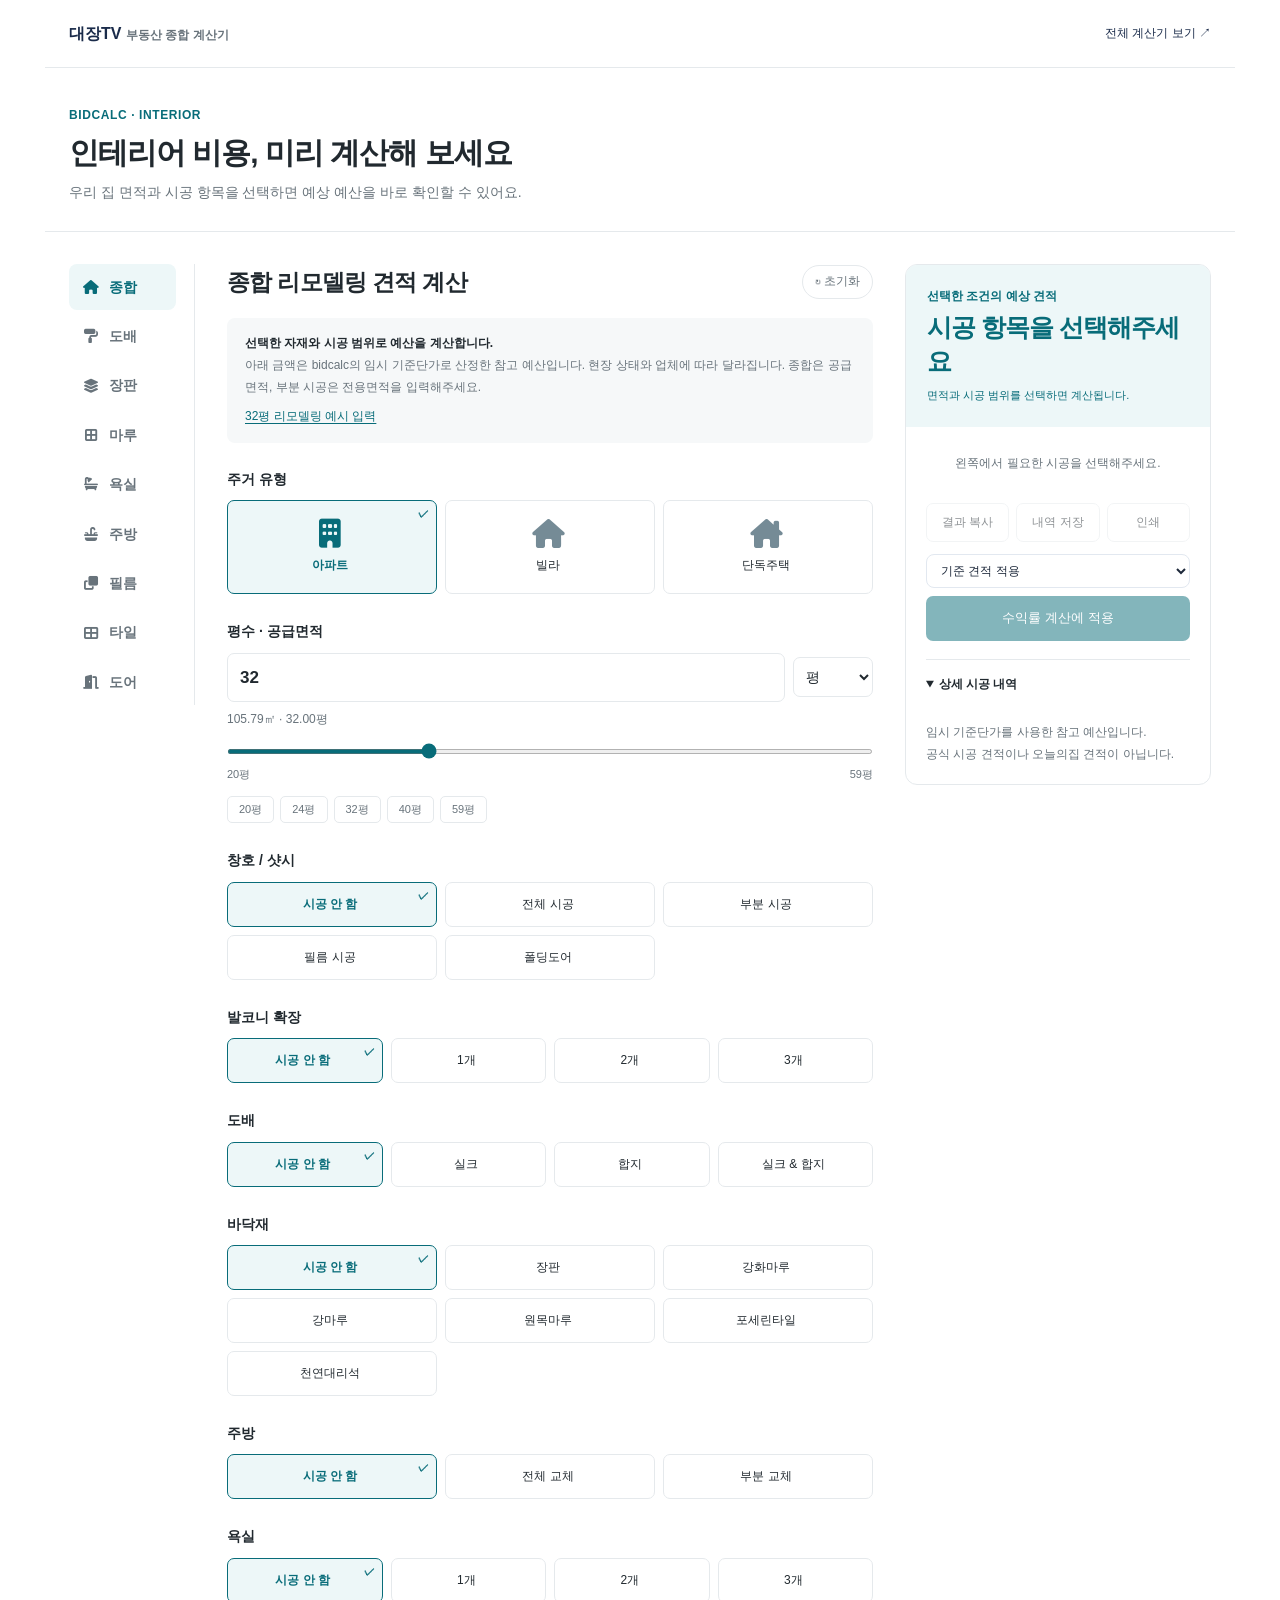
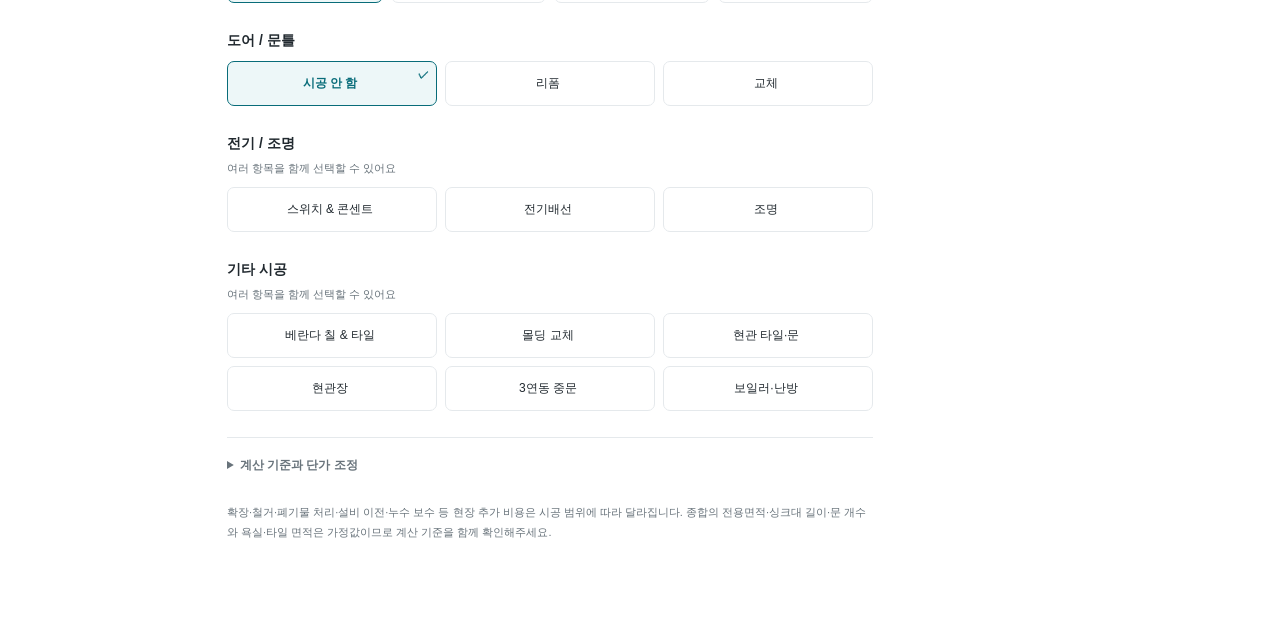
<file: interior.html>
<!DOCTYPE html>
<html lang="ko">
<head>
<meta charset="utf-8"><meta name="viewport" content="width=device-width,initial-scale=1">
<title>인테리어 견적 계산기 | bidcalc 대장TV</title>
<meta name="description" content="종합 리모델링, 도배, 장판, 마루, 욕실, 주방, 필름, 타일, 도어 시공 예산을 계산하세요.">
<link rel="stylesheet" href="https://cdn.jsdelivr.net/npm/@fortawesome/fontawesome-free@6.4.0/css/all.min.css">
<link rel="stylesheet" href="css/style.css"><link rel="stylesheet" href="css/interior.css">
</head>
<body class="ic-standalone">
<header class="ic-standalone-header"><a href="index.html">대장TV <span>부동산 종합 계산기</span></a><a href="index.html" style="font-size:12px;font-weight:500">전체 계산기 보기 ↗</a></header>
<main id="tab-interior" class="active"><div id="interior-calculator" class="ic"></div></main>
<script src="js/interior-engine.js"></script><script src="js/interior-ui.js"></script>
</body></html>
</file>
<file: css/style.css>
/* =====================================================
   대장옥션 종합 계산기 — 통합 스타일
   ===================================================== */
*,*::before,*::after{box-sizing:border-box;margin:0;padding:0}
:root{
  --navy:#1a2b4a;--navy2:#243650;--blue:#2563eb;--blue-l:#3b82f6;
  --teal:#0891b2;--green:#16a34a;--green-l:#22c55e;
  --orange:#ea580c;--red:#dc2626;--gold:#d97706;
  --g1:#f8fafc;--g2:#f1f5f9;--g3:#e2e8f0;--g4:#cbd5e1;
  --g5:#94a3b8;--g6:#64748b;--g7:#475569;--text:#1e293b;
  --r:12px;--sh:0 2px 12px rgba(26,43,74,.08);
  --tr:.2s ease;
}
html{scroll-behavior:smooth}
body{font-family:'Noto Sans KR',sans-serif;background:#eef2f7;color:var(--text);font-size:15px;line-height:1.6}

/* ── 헤더 ── */
.site-header{background:linear-gradient(135deg,var(--navy) 0%,#1e3a5f 55%,#0891b2 100%);color:#fff;padding:1.6rem 1.5rem 1.4rem;text-align:center}
.header-inner{position:relative;z-index:1}
.brand{display:flex;align-items:center;justify-content:center;gap:.75rem;margin-bottom:.4rem}
.brand-badge{background:rgba(255,255,255,.18);border:1px solid rgba(255,255,255,.3);color:#fff;font-size:.7rem;font-weight:700;letter-spacing:.06em;padding:.2rem .65rem;border-radius:20px;text-decoration:none}
.brand-badge-tv{background:linear-gradient(135deg,#ff0000,#cc0000);border-color:#ff4444;color:#fff;display:inline-flex;align-items:center;gap:.35rem;font-size:.78rem;padding:.25rem .8rem;letter-spacing:.02em;transition:opacity .2s}
.brand-badge-tv:hover{opacity:.85}
.brand-badge-tv i{font-size:.85rem}
.brand-title{font-size:1.55rem;font-weight:800;color:#fff;letter-spacing:-.02em}
.header-desc{color:rgba(255,255,255,.75);font-size:.87rem}

/* ── 탭 네비 ── */
.tab-nav{background:#fff;border-bottom:1px solid var(--g3);position:sticky;top:0;z-index:200;box-shadow:0 2px 8px rgba(0,0,0,.06)}
/* PC: 가운데 정렬 */
.tab-nav-inner{display:flex;justify-content:center;overflow-x:auto;gap:0;scrollbar-width:none;-webkit-overflow-scrolling:touch;scroll-snap-type:x mandatory}
.tab-nav-inner::-webkit-scrollbar{display:none}
.tab-btn{display:flex;flex-direction:column;align-items:center;gap:.2rem;padding:.7rem 1.1rem;border:none;background:none;font-family:inherit;font-size:.74rem;font-weight:600;color:var(--g6);cursor:pointer;white-space:nowrap;border-bottom:3px solid transparent;transition:all var(--tr);min-width:72px;scroll-snap-align:start}
.tab-btn i{font-size:1rem}
.tab-btn:hover{color:var(--blue);background:#f8faff}
.tab-btn.active{color:var(--blue);border-bottom-color:var(--blue);background:#f0f6ff}
/* 모바일: 스크롤 힌트 화살표 */
.tab-nav-scroll-hint{display:none;position:absolute;right:0;top:0;height:100%;width:32px;background:linear-gradient(to right,transparent,rgba(255,255,255,.95));pointer-events:none;align-items:center;justify-content:flex-end;padding-right:4px;color:var(--g5);font-size:.75rem}

/* ── 탭 콘텐츠 ── */
.tab-content-wrap{}
.tab-pane{display:none}
.tab-pane.active{display:block}

/* ── 가이드 배너 ── */
.guide-banner{background:#fff;border-bottom:1px solid var(--g3);padding:.75rem 1rem}
.guide-grid{display:flex;align-items:center;justify-content:center;gap:.45rem;flex-wrap:wrap}
.guide-item{display:flex;align-items:center;gap:.3rem;font-size:.78rem;font-weight:600;color:var(--g6);padding:.28rem .65rem;border-radius:20px;background:var(--g2)}
.guide-item.highlight{background:linear-gradient(135deg,var(--blue),var(--teal));color:#fff}
.guide-item i{font-size:.72rem}
.guide-arrow{color:var(--g4);font-size:.65rem}

/* ── 컨테이너/레이아웃 ── */
.container{max-width:1300px;margin:0 auto;padding:0 1.2rem}
.main-layout{display:grid;grid-template-columns:1fr 460px;gap:1.4rem;padding-top:1.5rem;padding-bottom:3rem;align-items:start}
.input-panel{display:flex;flex-direction:column;gap:1.1rem}
.result-panel{position:sticky;top:68px}

/* ── 계산기 레이아웃 ── */
.calc-layout{max-width:680px;padding-top:1.8rem;padding-bottom:3rem;margin-left:auto;margin-right:auto}
.calc-card{background:#fff;border-radius:var(--r);box-shadow:var(--sh);border:1px solid var(--g3);overflow:hidden}
.calc-header{font-size:1.1rem;font-weight:800;color:var(--navy);padding:1.2rem 1.5rem .2rem;display:flex;align-items:center;gap:.5rem}
.calc-header i{color:var(--blue)}
.calc-desc{font-size:.82rem;color:var(--g6);padding:.1rem 1.5rem .8rem;border-bottom:1px solid var(--g2)}
.calc-body{padding:1.2rem 1.5rem 1.6rem;display:flex;flex-direction:column;gap:1rem}
.sub-title{font-size:.88rem;font-weight:700;color:var(--navy);padding:.3rem 0;border-bottom:2px solid var(--blue);margin-top:.2rem}

/* ── 카드 ── */
.card{background:#fff;border-radius:var(--r);box-shadow:var(--sh);border:1px solid var(--g3);overflow:hidden}
.card-header{padding:1.1rem 1.4rem .5rem;border-bottom:1px solid var(--g2);display:flex;flex-wrap:wrap;align-items:center;gap:.4rem}
.card-header.no-bd{border-bottom:none;padding-bottom:.15rem}
.card-header .card-title{flex:1;min-width:0}
.card-header .card-desc{width:100%;margin:0}
.step-badge{display:inline-block;font-size:.67rem;font-weight:800;letter-spacing:.08em;color:var(--blue);background:#eff6ff;border:1px solid #bfdbfe;border-radius:5px;padding:.1rem .45rem;margin-bottom:.3rem}
.card-title{font-size:1rem;font-weight:700;color:var(--navy);display:flex;align-items:center;gap:.45rem}
.card-title i{color:var(--blue);font-size:.9rem}
.card-desc{font-size:.78rem;color:var(--g6);margin-top:.2rem}
.card-body{padding:1.1rem 1.4rem 1.4rem;display:flex;flex-direction:column;gap:.9rem}

/* ── 필드 ── */
.field-group{display:flex;flex-direction:column;gap:.28rem}
.field-row2{display:grid;grid-template-columns:1fr 1fr;gap:.8rem}
label{font-size:.8rem;font-weight:600;color:var(--g7);display:flex;align-items:center;gap:.35rem;flex-wrap:wrap}
.req{color:var(--red);font-size:.78rem}
input[type=text],input[type=number],select{width:100%;padding:.6rem .85rem;border:1.5px solid var(--g3);border-radius:8px;font-size:.88rem;font-family:inherit;color:var(--text);background:#fff;transition:border-color var(--tr),box-shadow var(--tr);outline:none}
input:focus,select:focus{border-color:var(--blue);box-shadow:0 0 0 3px rgba(37,99,235,.1)}
input::placeholder{color:var(--g4)}
.input-wrap{position:relative}
.input-wrap input{padding-right:2.6rem}
.unit{position:absolute;right:.7rem;top:50%;transform:translateY(-50%);font-size:.75rem;font-weight:600;color:var(--g5);pointer-events:none}

/* ── 자동계산 행 ── */
.auto-row{display:flex;flex-wrap:wrap;gap:.8rem;background:#f0f9ff;border:1px solid #bae6fd;border-radius:8px;padding:.5rem .85rem;margin-top:.1rem}
.auto-item{display:flex;flex-direction:column;gap:.05rem}
.auto-item b{font-size:.7rem;color:var(--teal);font-weight:700}
.auto-item em{font-size:.9rem;font-weight:700;color:var(--navy);font-style:normal}

/* ── 슬라이더 ── */
.sv-badge{display:inline-block;background:var(--blue);color:#fff;font-size:.72rem;font-weight:700;padding:.08rem .5rem;border-radius:20px;min-width:38px;text-align:center}
.slider{width:100%;-webkit-appearance:none;height:5px;border-radius:5px;background:var(--g3);outline:none;cursor:pointer;margin:.1rem 0}
.slider::-webkit-slider-thumb{-webkit-appearance:none;width:19px;height:19px;border-radius:50%;background:var(--blue);cursor:pointer;border:3px solid #fff;box-shadow:0 2px 6px rgba(37,99,235,.35)}
.range-lbl{display:flex;justify-content:space-between;font-size:.68rem;color:var(--g5)}

/* ── 버튼 토글 ── */
.btn-toggle-group{display:flex;flex-wrap:wrap;gap:.35rem}
.btn-toggle{padding:.38rem .8rem;border:1.5px solid var(--g3);border-radius:7px;background:#fff;font-size:.8rem;font-family:inherit;font-weight:500;color:var(--g7);cursor:pointer;transition:all var(--tr)}
.btn-toggle:hover{border-color:var(--blue);color:var(--blue);background:#eff6ff}
.btn-toggle.active{border-color:var(--blue);background:var(--blue);color:#fff;font-weight:700}

/* ── 팁 ── */
.tip{font-size:.73rem;color:var(--g5);display:flex;align-items:flex-start;gap:.28rem;line-height:1.45}
.tip i{margin-top:.13rem;flex-shrink:0}
.btn-sm-link{display:inline-flex;align-items:center;gap:.2rem;font-size:.7rem;font-weight:600;color:var(--teal);background:#f0fdff;border:1px solid #a5f3fc;border-radius:5px;padding:.12rem .45rem;cursor:pointer;transition:all var(--tr);margin-left:auto}
.btn-sm-link:hover{background:var(--teal);color:#fff}

/* ── 양도세 미리보기 ── */
.tax-preview{background:linear-gradient(135deg,#0f172a,#1e3a5f);border-radius:10px;padding:1.1rem 1.2rem}
.tp-header{font-size:.85rem;font-weight:700;color:#fff;display:flex;align-items:center;gap:.35rem;margin-bottom:.8rem}
.tp-header i{color:#67e8f9}
.badge-auto{margin-left:auto;font-size:.65rem;font-weight:700;background:#22c55e;color:#fff;padding:.08rem .42rem;border-radius:20px}
.tp-grid{display:grid;grid-template-columns:1fr 1fr;gap:.5rem}
.tp-item{display:flex;flex-direction:column;background:rgba(255,255,255,.07);border-radius:7px;padding:.5rem .7rem}
.tp-highlight{grid-column:span 2;background:rgba(239,68,68,.15);border:1px solid rgba(239,68,68,.3)}
.tp-l{font-size:.7rem;color:rgba(255,255,255,.55);font-weight:500}
.tp-v{font-size:.9rem;font-weight:700;color:#fff}
.tp-v.green{color:#4ade80}
.tp-v.red{color:#f87171}
.tp-highlight .tp-l{color:#fca5a5}
.tp-highlight .tp-v{font-size:1.05rem;color:#fca5a5}
.tp-note{margin-top:.75rem;font-size:.7rem;color:rgba(255,255,255,.45);display:flex;gap:.35rem;line-height:1.5}
.tp-note i{color:#67e8f9;flex-shrink:0;margin-top:.1rem}

/* ── 버튼 ── */
.btn-row{display:flex;gap:.7rem}
.btn-primary{flex:1;padding:.85rem 1.4rem;background:linear-gradient(135deg,var(--blue),var(--teal));color:#fff;border:none;border-radius:9px;font-size:.96rem;font-weight:700;font-family:inherit;cursor:pointer;display:flex;align-items:center;justify-content:center;gap:.45rem;transition:all var(--tr);box-shadow:0 4px 14px rgba(37,99,235,.28)}
.btn-primary:hover{transform:translateY(-2px);box-shadow:0 7px 22px rgba(37,99,235,.38)}
.btn-reset{padding:.85rem 1.1rem;background:#fff;color:var(--g6);border:1.5px solid var(--g3);border-radius:9px;font-size:.85rem;font-weight:600;font-family:inherit;cursor:pointer;display:flex;align-items:center;gap:.35rem;transition:all var(--tr)}
.btn-reset:hover{border-color:var(--red);color:var(--red)}

/* ── 결과 패널 플레이스홀더 ── */
.result-placeholder{background:#fff;border-radius:var(--r);box-shadow:var(--sh);border:2px dashed var(--g3);padding:2.8rem 1.8rem;text-align:center;display:flex;flex-direction:column;align-items:center;gap:.6rem}
.result-placeholder i{font-size:2.8rem;color:var(--g3)}
.result-placeholder p{font-size:.95rem;font-weight:700;color:var(--g5)}
.result-placeholder small{font-size:.78rem;color:var(--g4);line-height:1.6}

/* ── 결과 카드 ── */
.result-content{display:flex;flex-direction:column;gap:1.1rem}
.result-card{}
.sum-cards{display:grid;grid-template-columns:1fr;gap:.65rem}
.sum-card{background:#fff;border-radius:11px;box-shadow:var(--sh);padding:.9rem 1.1rem;display:flex;align-items:center;gap:.9rem;border-left:4px solid transparent}
.sum-card.blue{border-left-color:var(--blue)}
.sum-card.green{border-left-color:var(--green)}
.sum-card.orange{border-left-color:var(--orange)}
.sum-card i{font-size:1.3rem;width:40px;height:40px;border-radius:9px;display:flex;align-items:center;justify-content:center;flex-shrink:0}
.sum-card.blue i{background:#eff6ff;color:var(--blue)}
.sum-card.green i{background:#f0fdf4;color:var(--green)}
.sum-card.orange i{background:#fff7ed;color:var(--orange)}
.sum-card>div{display:flex;flex-direction:column}
.sl{font-size:.72rem;font-weight:600;color:var(--g6)}
.sv{font-size:1.15rem;font-weight:800;color:var(--navy);margin:.05rem 0}
.sum-card small{font-size:.67rem;color:var(--g5)}

/* ── 게이지 ── */
.gauge-body{display:flex;flex-direction:column;align-items:center;gap:.7rem}
.gauge-svg{width:190px}
.roi-row-wrap{display:flex;border:1px solid var(--g3);border-radius:9px;overflow:hidden;width:100%}
.roi-cell{flex:1;display:flex;flex-direction:column;align-items:center;padding:.6rem .4rem}
.roi-divider{width:1px;background:var(--g3);align-self:stretch}
.rl{font-size:.7rem;font-weight:600;color:var(--g6)}
.rv{font-size:1.2rem;font-weight:800;color:var(--navy)}
.rv.orange{color:var(--orange)}
.grade-wrap{text-align:center}
.grade-badge{display:inline-block;padding:.3rem 1.1rem;border-radius:20px;font-size:.8rem;font-weight:700}
.grade-best{background:#d1fae5;color:#065f46}
.grade-good{background:#d1fae5;color:#166534}
.grade-ok{background:#dbeafe;color:#1e40af}
.grade-low{background:#fef3c7;color:#92400e}
.grade-loss{background:#fee2e2;color:#991b1b}

/* ── 비교 바 ── */
.cbar-wrap{display:flex;flex-direction:column;gap:.6rem}
.cbar-row{display:grid;grid-template-columns:80px 1fr auto;align-items:center;gap:.55rem}
.cl{font-size:.76rem;font-weight:600;color:var(--g7);text-align:right}
.ct{height:19px;background:var(--g2);border-radius:9px;overflow:hidden}
.cf{height:100%;border-radius:9px;transition:width 1s ease}
.cf.blue{background:linear-gradient(90deg,#3b82f6,#60a5fa)}
.cf.red{background:linear-gradient(90deg,#ef4444,#fca5a5)}
.cf.green{background:linear-gradient(90deg,#16a34a,#4ade80)}
.ca{font-size:.8rem;font-weight:700;color:var(--navy);white-space:nowrap;min-width:85px;text-align:right}
.ca.red{color:var(--red)}
.ca.green{color:var(--green)}
.saving-tip{display:flex;align-items:flex-start;gap:.45rem;background:#fefce8;border:1px solid #fde68a;border-radius:7px;padding:.6rem .85rem;font-size:.76rem;color:#92400e;line-height:1.5;margin-top:.25rem}
.saving-tip i{color:var(--gold);flex-shrink:0;margin-top:.1rem}

/* ── 상세 테이블 ── */
.dtable{width:100%;border-collapse:collapse;font-size:.8rem}
.dtable td{padding:.38rem .45rem;border-bottom:1px solid var(--g2)}
.dtable td:last-child{text-align:right;font-weight:600}
.ts td{background:var(--g2);font-weight:700;font-size:.72rem;color:var(--g6);letter-spacing:.04em;padding:.32rem .45rem}
.sub td{padding-left:1.1rem;color:var(--g6);font-size:.78rem}
.sub td:last-child{color:var(--g7)}
.tot td{background:#f0f9ff;font-weight:700!important;color:var(--teal)!important}
.taxr td{color:var(--red)}
.grand td{background:linear-gradient(135deg,#0f172a,#1e3a5f);color:#fff!important;font-size:.88rem;font-weight:800!important}
.grand td:last-child{color:#4ade80!important}
.hl td{background:#fff7ed;font-weight:700;border-left:3px solid #f97316}
.hl td:last-child{color:#ea580c!important}
.roitr td{background:#f0fdf4}

/* ── 자기자본 투입 항목 강조 ── */
.own-cap td{background:#fff7ed;border-left:3px solid #f97316}
.own-cap td:first-child{color:#9a3412;font-size:.79rem}
.own-cap td:last-child{color:#c2410c!important;font-weight:700}
.own-cap-label{display:inline-flex;align-items:center;gap:.3rem}
.own-cap-label::before{content:'●';color:#f97316;font-size:.6rem;line-height:1}
.own-cap-badge{display:inline-block;font-size:.6rem;font-weight:800;background:#f97316;color:#fff;padding:.05rem .3rem;border-radius:3px;margin-left:.3rem;vertical-align:middle;letter-spacing:.03em}
.roitr td:last-child{color:var(--green)!important}

/* ── 자기자본 범례 ── */
.own-cap-legend{display:flex;align-items:center;gap:.55rem;flex-wrap:wrap;font-size:.72rem;color:var(--g6);background:#fff7ed;border:1px solid #fed7aa;border-radius:7px;padding:.45rem .75rem;margin-bottom:.6rem;line-height:1.5}
.legend-dot{display:inline-block;width:10px;height:10px;border-radius:50%;background:#f97316;flex-shrink:0}
.legend-bank{display:inline-block;width:10px;height:10px;border-radius:50%;background:#94a3b8;flex-shrink:0;margin-left:.6rem}
.own-cap-legend b{color:#c2410c}
.sp{height:5px}
.sp td{border:none}
.red{color:var(--red)}
.green{color:var(--green)}

/* ── CTA ── */
.cta-box{background:linear-gradient(135deg,var(--navy),#1e3a5f);border-radius:11px;padding:1.2rem 1.4rem;display:flex;align-items:center;gap:.9rem;flex-wrap:wrap}
.cta-txt{flex:1;color:#fff;font-size:.82rem;line-height:1.6}
.cta-txt strong{font-size:.9rem}
.cta-txt small{color:rgba(255,255,255,.65)}
.btn-cta{display:inline-flex;align-items:center;gap:.38rem;padding:.6rem 1.15rem;background:linear-gradient(135deg,#22c55e,#16a34a);color:#fff;text-decoration:none;border-radius:7px;font-size:.82rem;font-weight:700;white-space:nowrap;transition:all var(--tr)}
.btn-cta:hover{transform:scale(1.04)}

/* ── 결과 박스 (계산기용) ── */
.result-box{background:linear-gradient(135deg,#f8fafc,#f0f6ff);border:1px solid var(--g3);border-radius:10px;padding:1.1rem 1.2rem;margin-top:.3rem}
.rb-title{font-size:.88rem;font-weight:800;color:var(--navy);margin-bottom:.8rem;padding-bottom:.5rem;border-bottom:2px solid var(--blue)}
.rb-grid{display:grid;grid-template-columns:1fr 1fr;gap:.55rem}
.rb-item{display:flex;flex-direction:column;background:#fff;border-radius:7px;padding:.5rem .7rem;border:1px solid var(--g3)}
.rb-item.total{background:linear-gradient(135deg,#eff6ff,#e0f2fe);border-color:#93c5fd}
.rl{font-size:.7rem;font-weight:600;color:var(--g6)}
.rv{font-size:.92rem;font-weight:700;color:var(--navy)}
.rv.red{color:var(--red)}
.rv.green{color:var(--green)}
.rb-note{margin-top:.7rem;font-size:.73rem;color:var(--g6);display:flex;align-items:flex-start;gap:.3rem;line-height:1.5}
.rb-note i{color:var(--gold);flex-shrink:0;margin-top:.1rem}
.rnt-judge{margin-top:.6rem;padding:.55rem .85rem;border-radius:7px;font-size:.8rem;font-weight:700;text-align:center}

/* ── 참고표 토글 ── */
.ref-toggle{display:flex;align-items:center;gap:.4rem;font-size:.78rem;font-weight:600;color:var(--teal);cursor:pointer;padding:.5rem .2rem;border-top:1px solid var(--g3);margin-top:.3rem}
.ref-toggle:hover{color:var(--blue)}
.ref-box{margin-top:.5rem}
.rtable{width:100%;border-collapse:collapse;font-size:.8rem}
.rtable th{background:var(--navy);color:#fff;padding:.38rem .6rem;text-align:left}
.rtable td{padding:.35rem .6rem;border-bottom:1px solid var(--g2)}
.rtable tr:nth-child(even) td{background:var(--g1)}
.rtable .red{color:var(--red);font-weight:700}
.rtable .green{color:var(--green);font-weight:700}

/* ── 모달 ── */
.modal-overlay{position:fixed;inset:0;background:rgba(0,0,0,.58);backdrop-filter:blur(4px);z-index:9999;display:none;align-items:center;justify-content:center;padding:1rem}
.modal-overlay.open{display:flex}
.modal-box{background:#fff;border-radius:14px;max-width:580px;width:100%;max-height:90vh;overflow-y:auto;box-shadow:0 20px 60px rgba(0,0,0,.28)}
.modal-hd{display:flex;align-items:center;justify-content:space-between;padding:1.1rem 1.4rem;border-bottom:1px solid var(--g3);position:sticky;top:0;background:#fff;z-index:1}
.modal-hd h3{font-size:.97rem;font-weight:700;color:var(--navy);display:flex;align-items:center;gap:.45rem}
.modal-hd button{width:30px;height:30px;border-radius:7px;border:none;background:var(--g2);color:var(--g6);font-size:.85rem;cursor:pointer;display:flex;align-items:center;justify-content:center;transition:all var(--tr)}
.modal-hd button:hover{background:var(--red);color:#fff}
.modal-bd{padding:1.4rem}
.mst{font-size:.83rem;font-weight:700;color:var(--navy);margin-bottom:.55rem}

/* ── 푸터 ── */
.site-footer{background:var(--navy);color:rgba(255,255,255,.45);text-align:center;padding:1.4rem 1rem;font-size:.76rem;line-height:2}
.site-footer strong{color:rgba(255,255,255,.75)}

/* =====================================================
   양도세 계산기 전용 스타일
   ===================================================== */
/* 탭 강조 배지 */
.tab-btn-highlight{position:relative}
.tab-btn-highlight::after{content:'NEW';position:absolute;top:5px;right:4px;background:#ef4444;color:#fff;font-size:.55rem;font-weight:800;padding:.05rem .28rem;border-radius:4px;letter-spacing:.03em}
.tab-btn-highlight.active::after{background:#fff;color:#2563eb}

/* 레이아웃 */
.transfer-layout{display:grid;grid-template-columns:1fr 480px;gap:1.4rem;padding-top:1.5rem;padding-bottom:3rem;align-items:start}
.transfer-input{display:flex;flex-direction:column;gap:1.1rem}
.transfer-result{position:sticky;top:68px}

/* 보유기간 표시 */
.hold-display{display:flex;align-items:center;justify-content:space-between;background:linear-gradient(135deg,#eff6ff,#e0f2fe);border:1px solid #93c5fd;border-radius:9px;padding:.6rem 1rem;margin-top:.2rem;flex-wrap:wrap;gap:.4rem}
.hd-item{display:flex;align-items:center;gap:.4rem;font-size:.82rem;font-weight:700;color:var(--navy)}
.hd-item i{color:var(--blue)}
.hd-badge{font-size:.75rem;font-weight:700;padding:.2rem .65rem;border-radius:20px}
.badge-danger{background:#fee2e2;color:#991b1b}
.badge-warn{background:#fef3c7;color:#92400e}
.badge-ok{background:#dbeafe;color:#1e40af}
.badge-good{background:#d1fae5;color:#065f46}

/* 양도차익 미리보기 */
.gain-preview{background:#f8fafc;border:1px solid var(--g3);border-radius:9px;padding:.8rem 1rem;display:flex;flex-direction:column;gap:.3rem}
.gp-row{display:flex;justify-content:space-between;align-items:center;font-size:.85rem}
.gp-row.minus .gp-label{color:var(--g6)}
.gp-row.total{padding-top:.35rem;border-top:2px solid var(--g3);margin-top:.1rem}
.gp-row.total .gp-label{font-weight:800;color:var(--navy);font-size:.9rem}
.gp-label{color:var(--g7);font-weight:500}
.gp-val{font-weight:700;color:var(--navy);font-size:.88rem}

/* 안내 박스 */
.notice-box{display:flex;align-items:flex-start;gap:.6rem;padding:.7rem .9rem;border-radius:8px;font-size:.8rem;line-height:1.5}
.notice-box.warning{background:#fffbeb;border:1px solid #fde68a;color:#92400e}
.notice-box.warning i{color:var(--gold);flex-shrink:0;margin-top:.1rem;font-size:1rem}
.notice-box strong{display:block;font-size:.84rem;margin-bottom:.2rem}

/* 비과세 배너 */
.exempt-banner{background:linear-gradient(135deg,#d1fae5,#a7f3d0);border:2px solid #6ee7b7;border-radius:11px;padding:1rem 1.2rem;display:flex;align-items:center;gap:.8rem}
.exempt-banner i{font-size:1.6rem;color:#059669;flex-shrink:0}
.exempt-banner strong{display:block;font-size:.95rem;color:#065f46;margin-bottom:.2rem}
.exempt-banner span{font-size:.8rem;color:#047857}

/* 요약카드 레드 */
.sum-card.red-card{border-left-color:var(--red)}
.sum-card.red-card i{background:#fff5f5;color:var(--red)}

/* 절세 가이드 리스트 */
.guide-list{display:flex;flex-direction:column;gap:.55rem}
.guide-item-row{display:flex;align-items:flex-start;gap:.6rem;padding:.6rem .85rem;border-radius:8px;font-size:.82rem;line-height:1.55}
.guide-ok{background:#f0fdf4;border:1px solid #bbf7d0;color:#166534}
.guide-tip{background:#eff6ff;border:1px solid #bfdbfe;color:#1e40af}
.guide-info{background:#f0fdff;border:1px solid #a5f3fc;color:#0e7490}
.guide-warn{background:#fffbeb;border:1px solid #fde68a;color:#92400e}
.guide-danger{background:#fff5f5;border:1px solid #fecaca;color:#991b1b}
.gi-icon{font-size:1rem;flex-shrink:0;margin-top:.05rem}

/* 보유기간별 시뮬 테이블 */
.sim-table-wrap{overflow-x:auto}
.sim-table{width:100%;border-collapse:collapse;font-size:.8rem}
.sim-table th{background:var(--navy);color:#fff;padding:.38rem .6rem;text-align:center;white-space:nowrap}
.sim-table td{padding:.38rem .6rem;border-bottom:1px solid var(--g2);text-align:center}
.sim-table tr:nth-child(even) td{background:var(--g1)}
.sim-exempt td{background:#d1fae5!important;color:#065f46;font-weight:700}
.sim-current td{outline:2px solid var(--blue);font-weight:700}

/* 반응형 */
@media(max-width:960px){
  .transfer-layout{grid-template-columns:1fr}
  .transfer-result{position:static;order:-1}
}
@media(max-width:600px){
  .sim-table{font-size:.72rem}
  .sim-table th,.sim-table td{padding:.3rem .4rem}
}

/* ── 반응형 ── */
@media(max-width:960px){
  .main-layout{grid-template-columns:1fr}
  .result-panel{position:static;order:-1}
}
@media(max-width:600px){
  .brand-title{font-size:1.2rem}
  .field-row2{grid-template-columns:1fr}
  .rb-grid{grid-template-columns:1fr}
  .tp-grid{grid-template-columns:1fr}
  .tp-highlight{grid-column:span 1}
  .cta-box{flex-direction:column;text-align:center}
  .btn-cta{width:100%;justify-content:center}
  .cbar-row{grid-template-columns:65px 1fr auto}
  /* 모바일 탭: 2줄 wrap */
  .tab-nav-inner{justify-content:center;flex-wrap:wrap;overflow-x:visible}
  .tab-btn{min-width:calc(25% - 2px);padding:.55rem .3rem;font-size:.65rem}
  .tab-nav-scroll-hint{display:none}
  .tab-nav{position:relative}
}
/* 태블릿 */
@media(max-width:768px) and (min-width:601px){
  .tab-nav-inner{justify-content:center;flex-wrap:wrap;overflow-x:visible}
  .tab-btn{min-width:calc(16.66% - 2px);padding:.6rem .5rem;font-size:.68rem}
  .tab-nav-scroll-hint{display:none}
  .tab-nav{position:relative}
}

/* ── 날짜 텍스트 입력 ── */
.date-text-wrap{position:relative}
.date-text-input{width:100%;padding:.55rem .75rem;border:1px solid var(--g3);border-radius:8px;font-family:inherit;font-size:.88rem;color:var(--navy);background:#fff;transition:border .15s;letter-spacing:.04em}
.date-text-input:focus{outline:none;border-color:var(--blue);box-shadow:0 0 0 3px rgba(37,99,235,.1)}
.date-text-input::placeholder{color:var(--g4);letter-spacing:0}
.date-text-hint{display:block;font-size:.72rem;margin-top:.2rem;min-height:.9rem}
.date-text-hint.ok{color:#16a34a}
.date-text-hint.err{color:#dc2626}

/* ── 한글 금액 표기 ── */
.krw-display{
  display:none;
  font-size:.75rem;
  font-weight:700;
  color:#2563eb;
  background:#eff6ff;
  border:1px solid #bfdbfe;
  border-radius:5px;
  padding:.12rem .5rem;
  margin-top:.18rem;
  letter-spacing:-.01em;
  line-height:1.4;
}

/* ── 빠른 금액 입력 버튼 ── */
.quick-amt-wrap{
  display:flex;
  flex-wrap:wrap;
  gap:.3rem;
  margin-top:.32rem;
}
.btn-quick{
  font-size:.72rem;
  font-weight:700;
  color:#1e40af;
  background:#eff6ff;
  border:1px solid #bfdbfe;
  border-radius:5px;
  padding:.2rem .55rem;
  cursor:pointer;
  transition:background .15s,transform .1s;
  white-space:nowrap;
}
.btn-quick:hover{background:#dbeafe;transform:translateY(-1px)}
.btn-quick:active{transform:translateY(0)}

/* ── 결과 복사 버튼 ── */
.btn-copy-result{
  display:inline-flex;
  align-items:center;
  gap:.4rem;
  font-size:.78rem;
  font-weight:700;
  color:#475569;
  background:#f1f5f9;
  border:1px solid var(--g3);
  border-radius:6px;
  padding:.35rem .75rem;
  cursor:pointer;
  transition:background .15s;
  margin-left:.4rem;
}
.btn-copy-result:hover{background:#e2e8f0;color:var(--navy)}
.btn-copy-result.copied{color:#059669;background:#d1fae5;border-color:#6ee7b7}

/* ── 입력값 초기화 확인 토스트 ── */
.toast-msg{
  position:fixed;
  bottom:1.5rem;
  left:50%;
  transform:translateX(-50%) translateY(20px);
  background:var(--navy);
  color:#fff;
  font-size:.82rem;
  font-weight:600;
  padding:.6rem 1.3rem;
  border-radius:25px;
  box-shadow:0 4px 20px rgba(0,0,0,.25);
  opacity:0;
  transition:opacity .3s,transform .3s;
  pointer-events:none;
  z-index:9999;
  white-space:nowrap;
}
.toast-msg.show{opacity:1;transform:translateX(-50%) translateY(0)}

/* ── 내보내기 버튼 행 ── */
.export-bar{
  display:flex;
  flex-wrap:wrap;
  gap:.5rem;
  padding:.8rem 1.4rem .4rem;
  align-items:center;
}
.btn-export{
  display:inline-flex;
  align-items:center;
  gap:.4rem;
  font-size:.8rem;
  font-weight:700;
  border:none;
  border-radius:7px;
  padding:.42rem .9rem;
  cursor:pointer;
  transition:opacity .15s,transform .1s;
  white-space:nowrap;
}
.btn-export:hover{opacity:.85;transform:translateY(-1px)}
.btn-export:active{transform:translateY(0)}
.btn-export.excel{background:#217346;color:#fff;}
.btn-export.excel i{font-size:.9rem}
.btn-export.kakao{background:#FEE500;color:#3C1E1E;}

/* ── 역산 카드 ── */
.card-reverse{border-left:4px solid var(--gold);}
.card-header-toggle{display:flex;align-items:center;gap:.55rem;transition:background .15s}
.card-header-toggle:hover{background:#fffbeb}
.rev-toggle-icon{margin-left:auto;color:var(--gold);font-size:.85rem;transition:transform .2s}
.rev-collapsed-hint{font-size:.73rem;color:#92400e;background:#fffbeb;border-top:1px dashed #fde68a;padding:.45rem 1.4rem;border-radius:0 0 10px 10px;display:flex;align-items:center;gap:.4rem;cursor:pointer;transition:background .15s}.rev-collapsed-hint:hover{background:#fef3c7}
.rev-collapsed-hint::before{content:'\f0eb';font-family:"Font Awesome 6 Free";font-weight:900;color:var(--gold);font-size:.7rem}.step-badge-rev{background:linear-gradient(135deg,var(--gold),#f59e0b);color:var(--navy)}
.rv-result-grid{
  display:grid;
  grid-template-columns:1fr 1fr;
  gap:.6rem;
  margin-top:.7rem;
}
.rv-card{
  background:#f8fafc;
  border:1px solid var(--g3);
  border-radius:9px;
  padding:.6rem .85rem;
}
.rv-card.rv-main{
  grid-column:span 2;
  background:linear-gradient(135deg,#eff6ff,#e0f2fe);
  border-color:#93c5fd;
}
.rv-label{font-size:.73rem;color:var(--g6);font-weight:600;margin-bottom:.18rem}
.rv-label i{color:var(--blue);margin-right:.25rem}
.rv-value{font-size:1.35rem;font-weight:800;color:var(--navy)}
.rv-value.sm{font-size:1rem}
.rv-value.green{color:#059669}
.rv-sub{font-size:.75rem;color:#2563eb;font-weight:600;margin-top:.1rem}
.rv-note{font-size:.76rem;color:#64748b;margin-top:.55rem;padding:.45rem .7rem;background:#fffbeb;border-radius:7px;border:1px solid #fde68a}
.btn-rv-apply{
  display:block;
  width:100%;
  margin-top:.7rem;
  background:var(--blue);
  color:#fff;
  border:none;
  border-radius:8px;
  padding:.6rem;
  font-size:.83rem;
  font-weight:700;
  cursor:pointer;
  transition:background .15s;
  display:flex;
  align-items:center;
  justify-content:center;
  gap:.45rem;
}
.btn-rv-apply:hover{background:#1d4ed8}
.rv-empty{font-size:.78rem;color:#94a3b8;padding:.5rem .2rem;display:flex;align-items:center;gap:.4rem}
@media(max-width:600px){
  .rv-result-grid{grid-template-columns:1fr}
  .rv-card.rv-main{grid-column:span 1}
  .export-bar{padding:.6rem 1rem .3rem}
}
</file>
<file: css/interior.css>
/* 인테리어 화면 안에만 적용 */
.ic{--ic-accent:#086c79;--ic-tint:#edf7f8;--ic-ink:#21292f;--ic-muted:#68737b;--ic-line:#e5e9ec;--ic-bg:#fff;color:var(--ic-ink);background:#fff;font-size:14px;line-height:1.6;padding-bottom:64px}
.ic button,.ic input,.ic select{font:inherit}.ic button{cursor:pointer}.ic button:focus-visible,.ic a:focus-visible,.ic summary:focus-visible{outline:3px solid var(--ic-accent);outline-offset:3px}.ic button:disabled{opacity:.5;cursor:not-allowed}.ic [hidden]{display:none!important}
.ic-top{max-width:1190px;margin:0 auto;padding:38px 24px 27px;border-bottom:1px solid var(--ic-line)}.ic-eyebrow{font-weight:700;color:var(--ic-accent);font-size:12px;margin-bottom:8px;letter-spacing:.05em}.ic h1{font-size:30px;letter-spacing:-1px;line-height:1.3;font-weight:800}.ic-top p{color:var(--ic-muted);margin-top:9px;font-size:14px}
.ic-layout{display:grid;grid-template-columns:126px minmax(0,1fr) 306px;gap:32px;max-width:1190px;margin:0 auto;padding:32px 24px;align-items:start}.ic-nav{position:sticky;top:86px;display:flex;flex-direction:column;gap:3px;border-right:1px solid var(--ic-line);padding-right:18px}.ic-nav button{display:flex;align-items:center;gap:10px;border:0;padding:12px 14px;background:none;text-align:left;border-radius:8px;color:var(--ic-muted);font-weight:600;white-space:nowrap}.ic-nav button i{width:16px;text-align:center;font-size:14px}.ic-nav button[aria-selected=true]{color:var(--ic-accent);background:var(--ic-tint);font-weight:800}.ic-nav button:hover{background:var(--ic-tint)}
.ic-form-head{display:flex;justify-content:space-between;gap:12px;align-items:center;margin-bottom:18px}.ic h2{font-size:23px;font-weight:800;letter-spacing:-.7px}.ic-reset{border:1px solid var(--ic-line);border-radius:20px;padding:6px 12px;background:var(--ic-bg);color:var(--ic-muted);font-size:12px!important;white-space:nowrap}.ic-notice{padding:15px 18px;background:#f6f8f9;border-radius:8px;color:var(--ic-muted);font-size:12px;margin-bottom:25px;line-height:1.8}.ic-notice strong{color:var(--ic-ink);font-weight:600}.ic-sample{color:var(--ic-accent);background:none;border:none;text-decoration:underline;text-underline-offset:3px;font-weight:600;margin-top:8px}
.ic-field{border:0;min-width:0;padding:0;margin:0 0 26px}.ic-field legend,.ic-field>.ic-label{display:block;font-size:14px;font-weight:700;margin-bottom:10px}.ic-hint{color:var(--ic-muted);font-size:11px;font-weight:400;display:block;margin-top:5px}.ic-options{display:grid;grid-template-columns:repeat(3,minmax(0,1fr));gap:8px}.ic-options.two{grid-template-columns:repeat(2,minmax(0,1fr))}.ic-options.four{grid-template-columns:repeat(2,minmax(0,1fr))}.ic-choice{display:block;position:relative;cursor:pointer;font-size:12px;font-weight:500!important}.ic-choice input{position:absolute;opacity:0;width:1px;height:1px}.ic-choice span{min-height:45px;display:flex;align-items:center;justify-content:center;gap:6px;text-align:center;border:1px solid var(--ic-line);border-radius:7px;padding:10px 8px;color:var(--ic-ink);background:var(--ic-bg);transition:border-color .15s,background .15s}.ic-choice input:checked+span{border-color:var(--ic-accent);background:var(--ic-tint);color:var(--ic-accent);font-weight:700}.ic-choice input:focus-visible+span{outline:3px solid var(--ic-accent);outline-offset:3px}.ic-choice input:checked+span::after{content:'✓';font-weight:700}.ic-housing span{min-height:94px;flex-direction:column}.ic-housing i{font-size:29px;color:#758b96;margin-bottom:2px}.ic-housing input:checked+span i{color:var(--ic-accent)}
.ic-number{display:flex;gap:8px;align-items:center;max-width:100%}.ic-number input{width:100%;min-width:0;background:var(--ic-bg);border:1px solid var(--ic-line);border-radius:7px;color:var(--ic-ink);padding:10px 12px;font-size:17px;font-weight:600}.ic-number select{width:80px;flex-shrink:0;background:var(--ic-bg);border:1px solid var(--ic-line);color:var(--ic-ink);padding:10px 8px;border-radius:7px}.ic-unit{color:var(--ic-muted);white-space:nowrap}.ic-area-caption{margin:8px 0 4px;font-size:12px;color:var(--ic-muted)}.ic-range{width:100%;accent-color:var(--ic-accent);margin-top:16px;height:5px}.ic-range-labels{display:flex;justify-content:space-between;font-size:11px;color:var(--ic-muted);margin-top:6px}.ic-quick{display:flex;gap:6px;margin-top:12px}.ic-quick button{border:1px solid var(--ic-line);background:var(--ic-bg);color:var(--ic-muted);padding:4px 11px;border-radius:5px;font-size:11px}.ic-inline{display:flex;align-items:center;gap:8px;font-weight:500;font-size:13px}.ic-inline input{accent-color:var(--ic-accent);width:16px;height:16px;flex-shrink:0}.ic-divider{height:1px;background:var(--ic-line);border:0;margin:28px 0}
.ic-result{position:sticky;top:88px;background:var(--ic-bg);border:1px solid var(--ic-line);border-radius:12px;overflow:hidden}.ic-result-head{background:var(--ic-tint);padding:22px 21px}.ic-result-head p{font-size:12px;color:var(--ic-accent);font-weight:600}.ic-price{margin-top:5px;font-size:25px;font-weight:800;letter-spacing:-1px;color:var(--ic-accent);line-height:1.35;font-variant-numeric:tabular-nums}.ic-price span{font-size:13px;letter-spacing:0;font-weight:500}.ic-subprice{margin-top:9px;font-size:11px!important;font-weight:400!important}.ic-result-body{padding:19px 20px}.ic-result-body>p{font-size:12px;color:var(--ic-muted)}.ic-totals{margin-top:15px}.ic-total-row{display:flex;justify-content:space-between;gap:8px;font-size:12px;padding:7px 0}.ic-total-row strong{font-variant-numeric:tabular-nums;white-space:nowrap}.ic-total-row.em{border-top:1px solid var(--ic-line);margin-top:5px;padding-top:12px;font-weight:700}.ic-result-actions{display:flex;gap:7px;margin-top:16px}.ic-secondary{border:1px solid var(--ic-line);color:var(--ic-ink);background:var(--ic-bg);border-radius:7px;padding:9px 8px;font-size:12px!important;flex:1;white-space:nowrap}.ic-primary{border:0;border-radius:7px;background:var(--ic-accent);color:white;padding:12px 14px;font-weight:700;width:100%;font-size:13px!important}.ic-apply{margin-top:12px}.ic-apply select{width:100%;font-size:12px;padding:8px 10px;margin-bottom:8px}.ic-error{color:#ac2a2a;font-size:12px;line-height:1.7}.ic-empty{padding:8px 0 14px;text-align:center;font-size:12px;color:var(--ic-muted)}
.ic-details{border-top:1px solid var(--ic-line);margin-top:18px;padding-top:15px}.ic-details summary{font-size:12px;font-weight:700;cursor:pointer}.ic-line-item{padding:10px 0;border-bottom:1px solid var(--ic-line);font-size:11px}.ic-line-item>div{display:flex;justify-content:space-between;gap:8px}.ic-line-item small{display:block;color:var(--ic-muted);font-size:10px;margin-top:3px}.ic-basis{margin-top:22px;border-top:1px solid var(--ic-line);padding-top:18px}.ic-basis summary{cursor:pointer;color:var(--ic-muted);font-size:12px;font-weight:600}.ic-basis p{font-size:12px;color:var(--ic-muted);margin:12px 0}.ic-basis label{display:block;margin:13px 0;font-size:12px}.ic-basis input[type=number]{padding:7px;font-size:12px;margin-top:5px}.ic-rate-row{display:grid;grid-template-columns:1fr 1fr;gap:12px}.ic-price-row{display:grid;grid-template-columns:minmax(0,1fr) 125px;gap:10px;align-items:center;border-bottom:1px solid var(--ic-line);padding:8px 0}.ic-price-row label{font-size:11px;margin:0}.ic-price-row small{color:var(--ic-muted)}.ic-price-row input{margin:0!important;color:var(--ic-ink);background:var(--ic-bg)}.ic-price-reset{margin-top:14px}.ic-tail{font-size:11px;color:var(--ic-muted);line-height:1.8;margin-top:28px}.ic-status{position:fixed;bottom:24px;left:50%;transform:translateX(-50%);padding:10px 18px;background:#24323a;color:white;border-radius:8px;z-index:1200;box-shadow:0 4px 20px #0002;font-size:13px;max-width:90vw;text-align:center}.ic-mobile-bar{display:none}.ic-open-link{color:var(--ic-accent);font-size:11px;display:inline-block;margin-top:7px;text-decoration:underline}.ic-standalone{background:white;margin:0;font-family:'Noto Sans KR','Malgun Gothic',sans-serif}.ic-standalone-header{height:68px;display:flex;align-items:center;justify-content:space-between;max-width:1190px;margin:auto;padding:0 24px;border-bottom:1px solid #e5e9ec}.ic-standalone-header a{font-weight:800;color:#1a2b4a;text-decoration:none;font-size:16px}.ic-standalone-header span{font-size:12px;color:#68737b}
.ic-mobile-br{display:none}.ic-sample{display:block;text-align:left}.ic-choice span{position:relative;padding-left:16px;padding-right:20px}.ic-choice input:checked+span::after{position:absolute;right:7px;top:4px;font-size:11px}
@media(max-width:800px){body:has(#tab-interior.active) .tab-nav-inner{flex-wrap:nowrap;justify-content:flex-start;overflow-x:auto}body:has(#tab-interior.active) .tab-btn{min-width:76px;flex:0 0 auto;padding:.65rem .75rem;font-size:11px}.ic-mobile-br{display:inline}}
@media(min-width:1160px){.ic .ic-options.four{grid-template-columns:repeat(4,minmax(0,1fr))}}
@media(max-width:1050px){.ic-layout{grid-template-columns:100px minmax(0,1fr) 280px;gap:20px}.ic-nav{padding-right:10px}.ic-nav button{padding:11px}.ic-result-body{padding:16px}.ic-result-head{padding:18px}.ic-price{font-size:23px}}
@media(max-width:800px){.ic-layout{display:block;padding:0 20px 30px;max-width:640px}.ic-nav{position:sticky;top:61px;z-index:100;flex-direction:row;overflow:auto;border:0;margin:0 -20px 26px;padding:10px 20px;background:var(--ic-bg);border-bottom:1px solid var(--ic-line);scrollbar-width:none}.ic-nav button{flex-shrink:0;padding:9px 12px;font-size:13px}.ic-nav button i{display:none}.ic-top{padding:25px 20px 22px}.ic h1{font-size:25px}.ic h2{font-size:21px}.ic-top p{font-size:12px}.ic-result{position:static;margin-top:28px}.ic-result-head{padding:22px}.ic-price{font-size:29px}.ic-mobile-bar{display:flex;position:fixed;bottom:0;left:0;right:0;z-index:300;align-items:center;justify-content:space-between;gap:10px;background:var(--ic-bg);border-top:1px solid var(--ic-line);padding:12px 20px calc(12px + env(safe-area-inset-bottom));box-shadow:0 -3px 16px #00000008}.ic-mobile-bar small{display:block;color:var(--ic-muted);font-size:10px}.ic-mobile-bar strong{font-size:17px;color:var(--ic-accent)}.ic-mobile-bar button{width:auto;padding:10px 17px}.ic-status{bottom:90px}.ic{padding-bottom:95px}.ic-options.four{grid-template-columns:repeat(2,minmax(0,1fr))}.ic-result-actions .ic-secondary{padding:11px}.ic-standalone .ic-nav{top:0}}
@media(prefers-color-scheme:dark){.ic{--ic-accent:#83d0d7;--ic-tint:#20373c;--ic-ink:#e6ecee;--ic-muted:#a2b0b8;--ic-line:#344248;--ic-bg:#192328;background:var(--ic-bg)}.ic-notice{background:#233039}.ic-primary{background:#83d0d7;color:#132b30}.ic-standalone{background:#192328}.ic-standalone-header a{color:#e6ecee}.ic-error{color:#ffaaa2}}
@media(prefers-reduced-motion:reduce){.ic *{transition:none!important;scroll-behavior:auto!important}}
@media print{body *{visibility:hidden}#tab-interior,#tab-interior *{visibility:visible}.ic{position:absolute;left:0;top:0;width:100%;background:white!important;color:#21292f!important;padding:0}.ic-layout{display:block}.ic-nav,.ic-top,.ic-form,.ic-result-actions,.ic-apply,.ic-mobile-bar,.ic-status{display:none!important}.ic-result{border:0;position:static}.ic-result-head{background:white}.ic-result *{color:#21292f!important}.ic-result .ic-details{display:block}.ic-result .ic-details>div{display:block!important}.ic-result details>div{content-visibility:visible}#tab-interior{display:block!important}.site-header,.tab-nav,.site-footer{display:none}}
</file>
